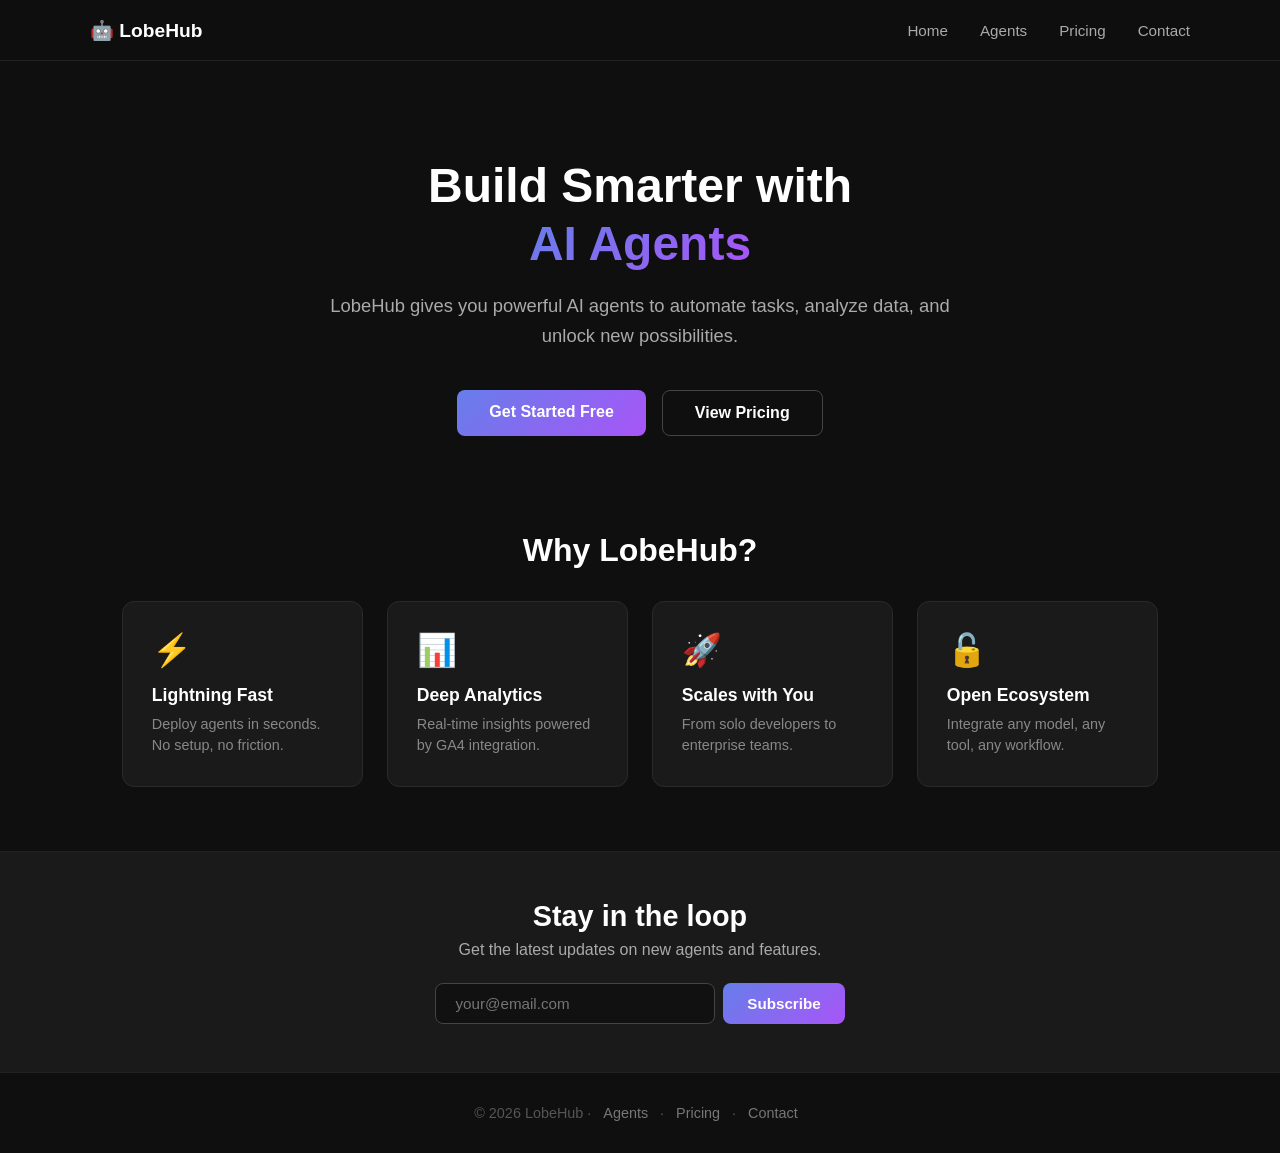
<file: index.html>
<!DOCTYPE html>
<html lang="en">
<head>
  <meta charset="UTF-8">
  <meta name="viewport" content="width=device-width, initial-scale=1.0">
  <title>LobeHub Agent Platform</title>
  <script async src="https://www.googletagmanager.com/gtag/js?id=G-5NXBS46NZ6"></script>
  <script>
    window.dataLayer = window.dataLayer || [];
    function gtag(){dataLayer.push(arguments);}
    gtag('js', new Date());
    gtag('config', 'G-5NXBS46NZ6', {
      send_page_view: true,
      user_properties: { platform: 'web' }
    });

    // 滚动深度追踪
    let scrollTracked = {};
    window.addEventListener('scroll', () => {
      const percent = Math.round((window.scrollY / (document.body.scrollHeight - window.innerHeight)) * 100);
      [25, 50, 75, 90].forEach(p => {
        if (percent >= p && !scrollTracked[p]) {
          scrollTracked[p] = true;
          gtag('event', 'scroll_depth', { depth: p });
        }
      });
    });

    // 停留时长追踪
    let startTime = Date.now();
    window.addEventListener('beforeunload', () => {
      gtag('event', 'time_on_page', { seconds: Math.round((Date.now() - startTime) / 1000) });
    });
  </script>
  <link rel="stylesheet" href="style.css">
</head>
<body>
  <nav>
    <div class="nav-inner">
      <a class="logo" href="index.html" onclick="gtag('event','nav_click',{item:'logo'})">🤖 LobeHub</a>
      <div class="nav-links">
        <a href="index.html" onclick="gtag('event','nav_click',{item:'home'})">Home</a>
        <a href="agents.html" onclick="gtag('event','nav_click',{item:'agents'})">Agents</a>
        <a href="pricing.html" onclick="gtag('event','nav_click',{item:'pricing'})">Pricing</a>
        <a href="contact.html" onclick="gtag('event','nav_click',{item:'contact'})">Contact</a>
      </div>
    </div>
  </nav>

  <section class="hero">
    <h1>Build Smarter with<br><span class="gradient">AI Agents</span></h1>
    <p>LobeHub gives you powerful AI agents to automate tasks, analyze data, and unlock new possibilities.</p>
    <div class="cta-group">
      <a href="agents.html" class="btn btn-primary" onclick="gtag('event','cta_click',{button:'get_started',location:'hero'})">Get Started Free</a>
      <a href="pricing.html" class="btn btn-secondary" onclick="gtag('event','cta_click',{button:'view_pricing',location:'hero'})">View Pricing</a>
    </div>
  </section>

  <section class="features">
    <h2>Why LobeHub?</h2>
    <div class="cards">
      <div class="card" onclick="gtag('event','feature_click',{feature:'speed'})">
        <div class="icon">⚡</div>
        <h3>Lightning Fast</h3>
        <p>Deploy agents in seconds. No setup, no friction.</p>
      </div>
      <div class="card" onclick="gtag('event','feature_click',{feature:'analytics'})">
        <div class="icon">📊</div>
        <h3>Deep Analytics</h3>
        <p>Real-time insights powered by GA4 integration.</p>
      </div>
      <div class="card" onclick="gtag('event','feature_click',{feature:'scale'})">
        <div class="icon">🚀</div>
        <h3>Scales with You</h3>
        <p>From solo developers to enterprise teams.</p>
      </div>
      <div class="card" onclick="gtag('event','feature_click',{feature:'open'})">
        <div class="icon">🔓</div>
        <h3>Open Ecosystem</h3>
        <p>Integrate any model, any tool, any workflow.</p>
      </div>
    </div>
  </section>

  <section class="newsletter">
    <h2>Stay in the loop</h2>
    <p>Get the latest updates on new agents and features.</p>
    <form onsubmit="handleSubscribe(event)">
      <input type="email" id="email" placeholder="your@email.com" required>
      <button type="submit">Subscribe</button>
    </form>
    <p id="form-msg" style="display:none; color:#7c3aed; margin-top:0.5rem;">✅ Subscribed!</p>
  </section>

  <footer>
    <p>© 2026 LobeHub · <a href="agents.html">Agents</a> · <a href="pricing.html">Pricing</a> · <a href="contact.html">Contact</a></p>
  </footer>

  <script>
    function handleSubscribe(e) {
      e.preventDefault();
      const email = document.getElementById('email').value;
      gtag('event', 'form_submit', { form_name: 'newsletter', email_domain: email.split('@')[1] });
      document.getElementById('form-msg').style.display = 'block';
      document.getElementById('email').value = '';
    }
  </script>
</body>
</html>
</file>
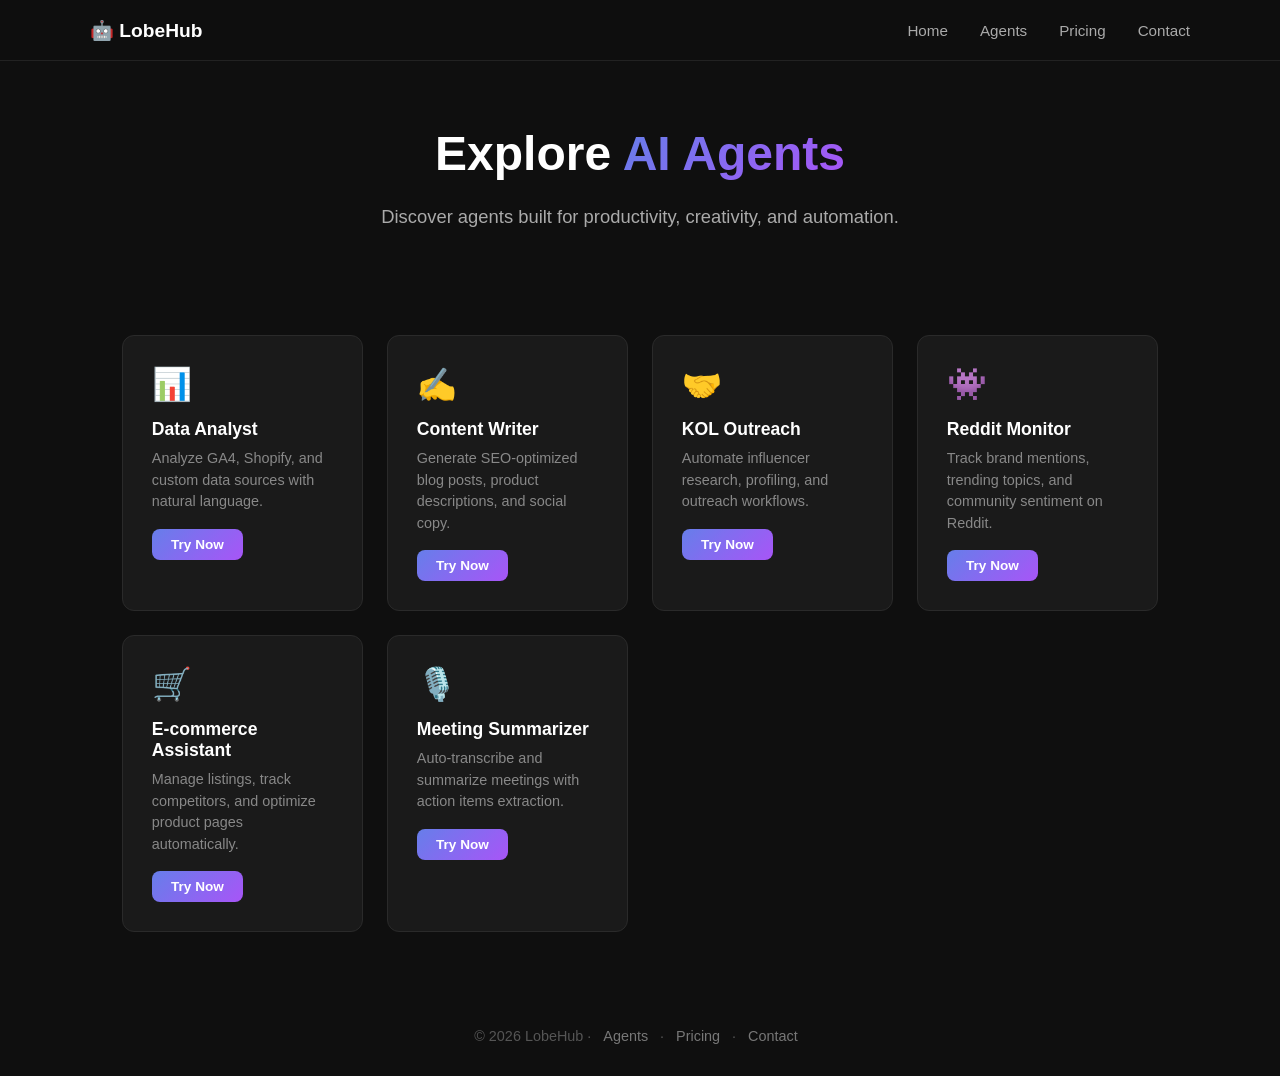
<file: agents.html>
<!DOCTYPE html>
<html lang="en">
<head>
  <meta charset="UTF-8">
  <meta name="viewport" content="width=device-width, initial-scale=1.0">
  <title>Agents - LobeHub</title>
  <script async src="https://www.googletagmanager.com/gtag/js?id=G-5NXBS46NZ6"></script>
  <script>
    window.dataLayer = window.dataLayer || [];
    function gtag(){dataLayer.push(arguments);}
    gtag('js', new Date());
    gtag('config', 'G-5NXBS46NZ6');
  </script>
  <link rel="stylesheet" href="style.css">
</head>
<body>
  <nav>
    <div class="nav-inner">
      <a class="logo" href="index.html" onclick="gtag('event','nav_click',{item:'logo'})">🤖 LobeHub</a>
      <div class="nav-links">
        <a href="index.html" onclick="gtag('event','nav_click',{item:'home'})">Home</a>
        <a href="agents.html" onclick="gtag('event','nav_click',{item:'agents'})">Agents</a>
        <a href="pricing.html" onclick="gtag('event','nav_click',{item:'pricing'})">Pricing</a>
        <a href="contact.html" onclick="gtag('event','nav_click',{item:'contact'})">Contact</a>
      </div>
    </div>
  </nav>

  <section class="hero" style="padding: 4rem 2rem 2rem;">
    <h1>Explore <span class="gradient">AI Agents</span></h1>
    <p>Discover agents built for productivity, creativity, and automation.</p>
  </section>

  <section class="features">
    <div class="cards">
      <div class="card" onclick="gtag('event','agent_view',{agent:'data_analyst'})">
        <div class="icon">📊</div>
        <h3>Data Analyst</h3>
        <p>Analyze GA4, Shopify, and custom data sources with natural language.</p>
        <a href="#" class="btn btn-primary" style="margin-top:1rem; font-size:0.85rem; padding:0.5rem 1.2rem;"
          onclick="gtag('event','agent_try',{agent:'data_analyst'})">Try Now</a>
      </div>
      <div class="card" onclick="gtag('event','agent_view',{agent:'content_writer'})">
        <div class="icon">✍️</div>
        <h3>Content Writer</h3>
        <p>Generate SEO-optimized blog posts, product descriptions, and social copy.</p>
        <a href="#" class="btn btn-primary" style="margin-top:1rem; font-size:0.85rem; padding:0.5rem 1.2rem;"
          onclick="gtag('event','agent_try',{agent:'content_writer'})">Try Now</a>
      </div>
      <div class="card" onclick="gtag('event','agent_view',{agent:'kol_outreach'})">
        <div class="icon">🤝</div>
        <h3>KOL Outreach</h3>
        <p>Automate influencer research, profiling, and outreach workflows.</p>
        <a href="#" class="btn btn-primary" style="margin-top:1rem; font-size:0.85rem; padding:0.5rem 1.2rem;"
          onclick="gtag('event','agent_try',{agent:'kol_outreach'})">Try Now</a>
      </div>
      <div class="card" onclick="gtag('event','agent_view',{agent:'reddit_monitor'})">
        <div class="icon">👾</div>
        <h3>Reddit Monitor</h3>
        <p>Track brand mentions, trending topics, and community sentiment on Reddit.</p>
        <a href="#" class="btn btn-primary" style="margin-top:1rem; font-size:0.85rem; padding:0.5rem 1.2rem;"
          onclick="gtag('event','agent_try',{agent:'reddit_monitor'})">Try Now</a>
      </div>
      <div class="card" onclick="gtag('event','agent_view',{agent:'ecom_assistant'})">
        <div class="icon">🛒</div>
        <h3>E-commerce Assistant</h3>
        <p>Manage listings, track competitors, and optimize product pages automatically.</p>
        <a href="#" class="btn btn-primary" style="margin-top:1rem; font-size:0.85rem; padding:0.5rem 1.2rem;"
          onclick="gtag('event','agent_try',{agent:'ecom_assistant'})">Try Now</a>
      </div>
      <div class="card" onclick="gtag('event','agent_view',{agent:'meeting_summarizer'})">
        <div class="icon">🎙️</div>
        <h3>Meeting Summarizer</h3>
        <p>Auto-transcribe and summarize meetings with action items extraction.</p>
        <a href="#" class="btn btn-primary" style="margin-top:1rem; font-size:0.85rem; padding:0.5rem 1.2rem;"
          onclick="gtag('event','agent_try',{agent:'meeting_summarizer'})">Try Now</a>
      </div>
    </div>
  </section>

  <footer>
    <p>© 2026 LobeHub · <a href="agents.html">Agents</a> · <a href="pricing.html">Pricing</a> · <a href="contact.html">Contact</a></p>
  </footer>
</body>
</html>
</file>
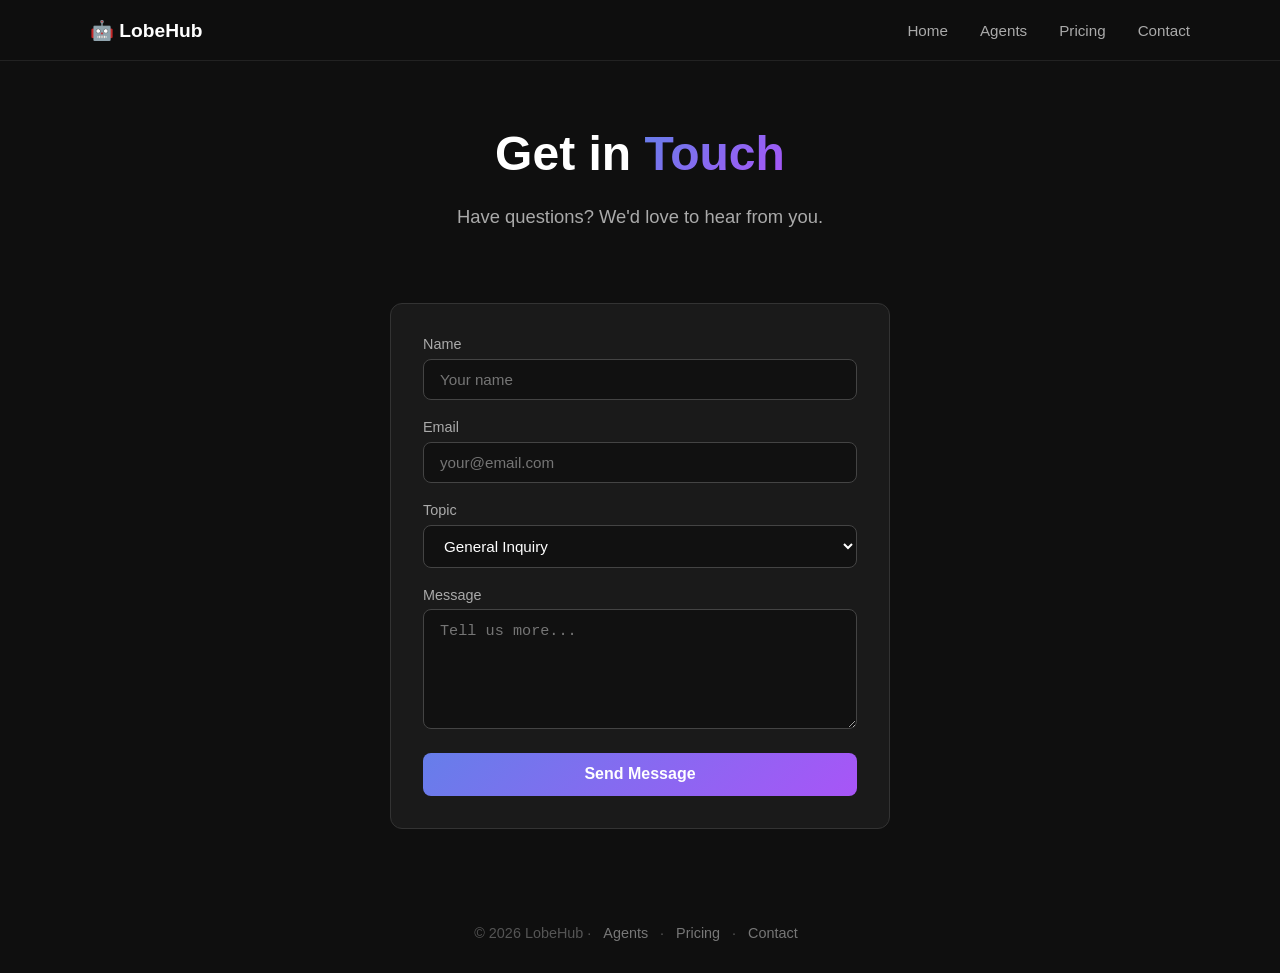
<file: contact.html>
<!DOCTYPE html>
<html lang="en">
<head>
  <meta charset="UTF-8">
  <meta name="viewport" content="width=device-width, initial-scale=1.0">
  <title>Contact - LobeHub</title>
  <script async src="https://www.googletagmanager.com/gtag/js?id=G-5NXBS46NZ6"></script>
  <script>
    window.dataLayer = window.dataLayer || [];
    function gtag(){dataLayer.push(arguments);}
    gtag('js', new Date());
    gtag('config', 'G-5NXBS46NZ6');

    function handleContact(e) {
      e.preventDefault();
      const topic = document.getElementById('topic').value;
      gtag('event', 'form_submit', { form_name: 'contact', topic: topic });
      gtag('event', 'generate_lead', { topic: topic });
      document.getElementById('contact-msg').style.display = 'block';
      e.target.reset();
    }
  </script>
  <link rel="stylesheet" href="style.css">
  <style>
    .contact-form {
      max-width: 500px; margin: 0 auto 4rem; padding: 2rem;
      background: #1a1a1a; border: 1px solid #333; border-radius: 12px;
    }
    .form-group { margin-bottom: 1.2rem; }
    .form-group label { display: block; color: #aaa; margin-bottom: 0.4rem; font-size: 0.9rem; }
    .form-group input, .form-group select, .form-group textarea {
      width: 100%; padding: 0.7rem 1rem; background: #111; border: 1px solid #444;
      border-radius: 8px; color: white; font-size: 0.95rem;
    }
    .form-group textarea { height: 120px; resize: vertical; }
    .form-group input:focus, .form-group select:focus, .form-group textarea:focus {
      outline: none; border-color: #7c3aed;
    }
    select option { background: #1a1a1a; }
  </style>
</head>
<body>
  <nav>
    <div class="nav-inner">
      <a class="logo" href="index.html">🤖 LobeHub</a>
      <div class="nav-links">
        <a href="index.html">Home</a>
        <a href="agents.html">Agents</a>
        <a href="pricing.html">Pricing</a>
        <a href="contact.html">Contact</a>
      </div>
    </div>
  </nav>

  <section class="hero" style="padding: 4rem 2rem 2rem;">
    <h1>Get in <span class="gradient">Touch</span></h1>
    <p>Have questions? We'd love to hear from you.</p>
  </section>

  <div class="contact-form">
    <form onsubmit="handleContact(event)">
      <div class="form-group">
        <label>Name</label>
        <input type="text" placeholder="Your name" required>
      </div>
      <div class="form-group">
        <label>Email</label>
        <input type="email" placeholder="your@email.com" required>
      </div>
      <div class="form-group">
        <label>Topic</label>
        <select id="topic" onchange="gtag('event','form_interaction',{field:'topic',value:this.value})">
          <option value="general">General Inquiry</option>
          <option value="sales">Sales</option>
          <option value="support">Technical Support</option>
          <option value="partnership">Partnership</option>
        </select>
      </div>
      <div class="form-group">
        <label>Message</label>
        <textarea placeholder="Tell us more..." required></textarea>
      </div>
      <button type="submit" class="btn btn-primary" style="width:100%">Send Message</button>
    </form>
    <p id="contact-msg" style="display:none; color:#7c3aed; margin-top:1rem; text-align:center;">✅ Message sent! We'll get back to you soon.</p>
  </div>

  <footer>
    <p>© 2026 LobeHub · <a href="agents.html">Agents</a> · <a href="pricing.html">Pricing</a> · <a href="contact.html">Contact</a></p>
  </footer>
</body>
</html>
</file>
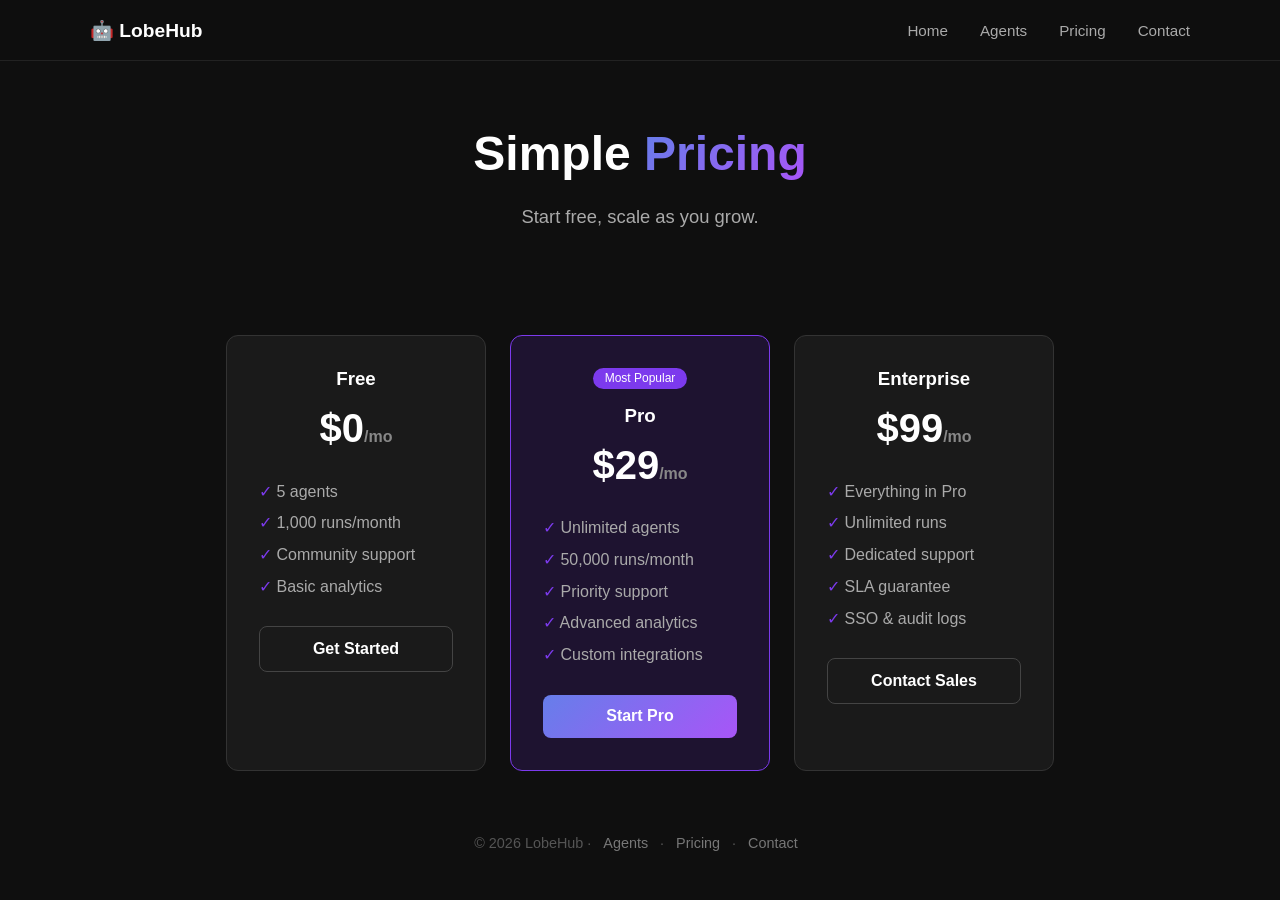
<file: pricing.html>
<!DOCTYPE html>
<html lang="en">
<head>
  <meta charset="UTF-8">
  <meta name="viewport" content="width=device-width, initial-scale=1.0">
  <title>Pricing - LobeHub</title>
  <script async src="https://www.googletagmanager.com/gtag/js?id=G-5NXBS46NZ6"></script>
  <script>
    window.dataLayer = window.dataLayer || [];
    function gtag(){dataLayer.push(arguments);}
    gtag('js', new Date());
    gtag('config', 'G-5NXBS46NZ6');

    function selectPlan(plan, price) {
      gtag('event', 'select_item', { item_name: plan, price: price, currency: 'USD' });
      gtag('event', 'begin_checkout', { plan: plan });
      alert(`Selected: ${plan} — Coming soon!`);
    }
  </script>
  <link rel="stylesheet" href="style.css">
  <style>
    .pricing-grid { display: flex; gap: 1.5rem; justify-content: center; flex-wrap: wrap; padding: 2rem; }
    .pricing-card {
      background: #1a1a1a; border: 1px solid #333; border-radius: 12px;
      padding: 2rem; width: 260px; text-align: center; transition: border-color 0.2s;
    }
    .pricing-card:hover { border-color: #7c3aed; }
    .pricing-card.featured { border-color: #7c3aed; background: #1e1330; }
    .pricing-card .badge { background: #7c3aed; color: white; font-size: 0.75rem; padding: 0.2rem 0.7rem; border-radius: 20px; margin-bottom: 1rem; display: inline-block; }
    .price { font-size: 2.5rem; font-weight: 700; color: white; margin: 1rem 0; }
    .price span { font-size: 1rem; color: #888; }
    .features-list { list-style: none; text-align: left; margin: 1.5rem 0; color: #aaa; }
    .features-list li { padding: 0.4rem 0; }
    .features-list li::before { content: '✓ '; color: #7c3aed; }
  </style>
</head>
<body>
  <nav>
    <div class="nav-inner">
      <a class="logo" href="index.html">🤖 LobeHub</a>
      <div class="nav-links">
        <a href="index.html">Home</a>
        <a href="agents.html">Agents</a>
        <a href="pricing.html">Pricing</a>
        <a href="contact.html">Contact</a>
      </div>
    </div>
  </nav>

  <section class="hero" style="padding: 4rem 2rem 2rem;">
    <h1>Simple <span class="gradient">Pricing</span></h1>
    <p>Start free, scale as you grow.</p>
  </section>

  <div class="pricing-grid">
    <div class="pricing-card">
      <h3>Free</h3>
      <div class="price">$0<span>/mo</span></div>
      <ul class="features-list">
        <li>5 agents</li>
        <li>1,000 runs/month</li>
        <li>Community support</li>
        <li>Basic analytics</li>
      </ul>
      <button class="btn btn-secondary" style="width:100%"
        onclick="selectPlan('Free', 0)">Get Started</button>
    </div>
    <div class="pricing-card featured">
      <div class="badge">Most Popular</div>
      <h3>Pro</h3>
      <div class="price">$29<span>/mo</span></div>
      <ul class="features-list">
        <li>Unlimited agents</li>
        <li>50,000 runs/month</li>
        <li>Priority support</li>
        <li>Advanced analytics</li>
        <li>Custom integrations</li>
      </ul>
      <button class="btn btn-primary" style="width:100%"
        onclick="selectPlan('Pro', 29)">Start Pro</button>
    </div>
    <div class="pricing-card">
      <h3>Enterprise</h3>
      <div class="price">$99<span>/mo</span></div>
      <ul class="features-list">
        <li>Everything in Pro</li>
        <li>Unlimited runs</li>
        <li>Dedicated support</li>
        <li>SLA guarantee</li>
        <li>SSO & audit logs</li>
      </ul>
      <button class="btn btn-secondary" style="width:100%"
        onclick="selectPlan('Enterprise', 99)">Contact Sales</button>
    </div>
  </div>

  <footer>
    <p>© 2026 LobeHub · <a href="agents.html">Agents</a> · <a href="pricing.html">Pricing</a> · <a href="contact.html">Contact</a></p>
  </footer>
</body>
</html>
</file>
<file: style.css>
* { margin: 0; padding: 0; box-sizing: border-box; }

body {
  font-family: -apple-system, BlinkMacSystemFont, 'Segoe UI', sans-serif;
  background: #0f0f0f;
  color: #fff;
  min-height: 100vh;
}

/* NAV */
nav {
  position: sticky; top: 0; z-index: 100;
  background: rgba(15,15,15,0.9);
  backdrop-filter: blur(10px);
  border-bottom: 1px solid #222;
  padding: 0 2rem;
}
.nav-inner {
  max-width: 1100px; margin: 0 auto;
  display: flex; align-items: center; justify-content: space-between;
  height: 60px;
}
.logo { font-size: 1.2rem; font-weight: 700; color: white; text-decoration: none; }
.nav-links { display: flex; gap: 2rem; }
.nav-links a { color: #aaa; text-decoration: none; font-size: 0.95rem; transition: color 0.2s; }
.nav-links a:hover { color: white; }

/* HERO */
.hero {
  text-align: center;
  padding: 6rem 2rem 4rem;
  max-width: 700px;
  margin: 0 auto;
}
.hero h1 { font-size: 3rem; font-weight: 800; line-height: 1.2; margin-bottom: 1.2rem; }
.hero p { color: #aaa; font-size: 1.15rem; line-height: 1.6; margin-bottom: 2.5rem; }
.gradient {
  background: linear-gradient(135deg, #667eea, #a855f7);
  -webkit-background-clip: text;
  -webkit-text-fill-color: transparent;
}
.cta-group { display: flex; gap: 1rem; justify-content: center; flex-wrap: wrap; }

/* BUTTONS */
.btn {
  display: inline-block; padding: 0.8rem 2rem;
  border-radius: 8px; font-size: 1rem; font-weight: 600;
  text-decoration: none; cursor: pointer; border: none;
  transition: opacity 0.2s, transform 0.1s;
}
.btn:hover { opacity: 0.85; transform: translateY(-1px); }
.btn-primary { background: linear-gradient(135deg, #667eea, #a855f7); color: white; }
.btn-secondary { background: transparent; color: white; border: 1px solid #444; }
.btn-secondary:hover { border-color: #7c3aed; }

/* FEATURES */
.features { max-width: 1100px; margin: 0 auto; padding: 2rem 2rem 4rem; text-align: center; }
.features h2 { font-size: 2rem; margin-bottom: 2rem; }
.cards { display: grid; grid-template-columns: repeat(auto-fit, minmax(220px, 1fr)); gap: 1.5rem; }
.card {
  background: #1a1a1a; border: 1px solid #2a2a2a; border-radius: 12px;
  padding: 1.8rem; text-align: left; cursor: pointer;
  transition: border-color 0.2s, transform 0.2s;
}
.card:hover { border-color: #7c3aed; transform: translateY(-3px); }
.card .icon { font-size: 2rem; margin-bottom: 1rem; }
.card h3 { font-size: 1.1rem; margin-bottom: 0.5rem; }
.card p { color: #888; font-size: 0.9rem; line-height: 1.5; }

/* NEWSLETTER */
.newsletter {
  background: #1a1a1a; border-top: 1px solid #222; border-bottom: 1px solid #222;
  text-align: center; padding: 3rem 2rem;
}
.newsletter h2 { font-size: 1.8rem; margin-bottom: 0.5rem; }
.newsletter p { color: #aaa; margin-bottom: 1.5rem; }
.newsletter form { display: flex; gap: 0.5rem; justify-content: center; flex-wrap: wrap; }
.newsletter input {
  padding: 0.7rem 1.2rem; background: #111; border: 1px solid #444;
  border-radius: 8px; color: white; font-size: 0.95rem; width: 280px;
}
.newsletter input:focus { outline: none; border-color: #7c3aed; }
.newsletter button {
  padding: 0.7rem 1.5rem; background: linear-gradient(135deg, #667eea, #a855f7);
  color: white; border: none; border-radius: 8px; font-size: 0.95rem;
  font-weight: 600; cursor: pointer;
}

/* FOOTER */
footer {
  text-align: center; padding: 2rem;
  color: #555; font-size: 0.9rem;
}
footer a { color: #777; text-decoration: none; margin: 0 0.5rem; }
footer a:hover { color: #aaa; }
</file>
